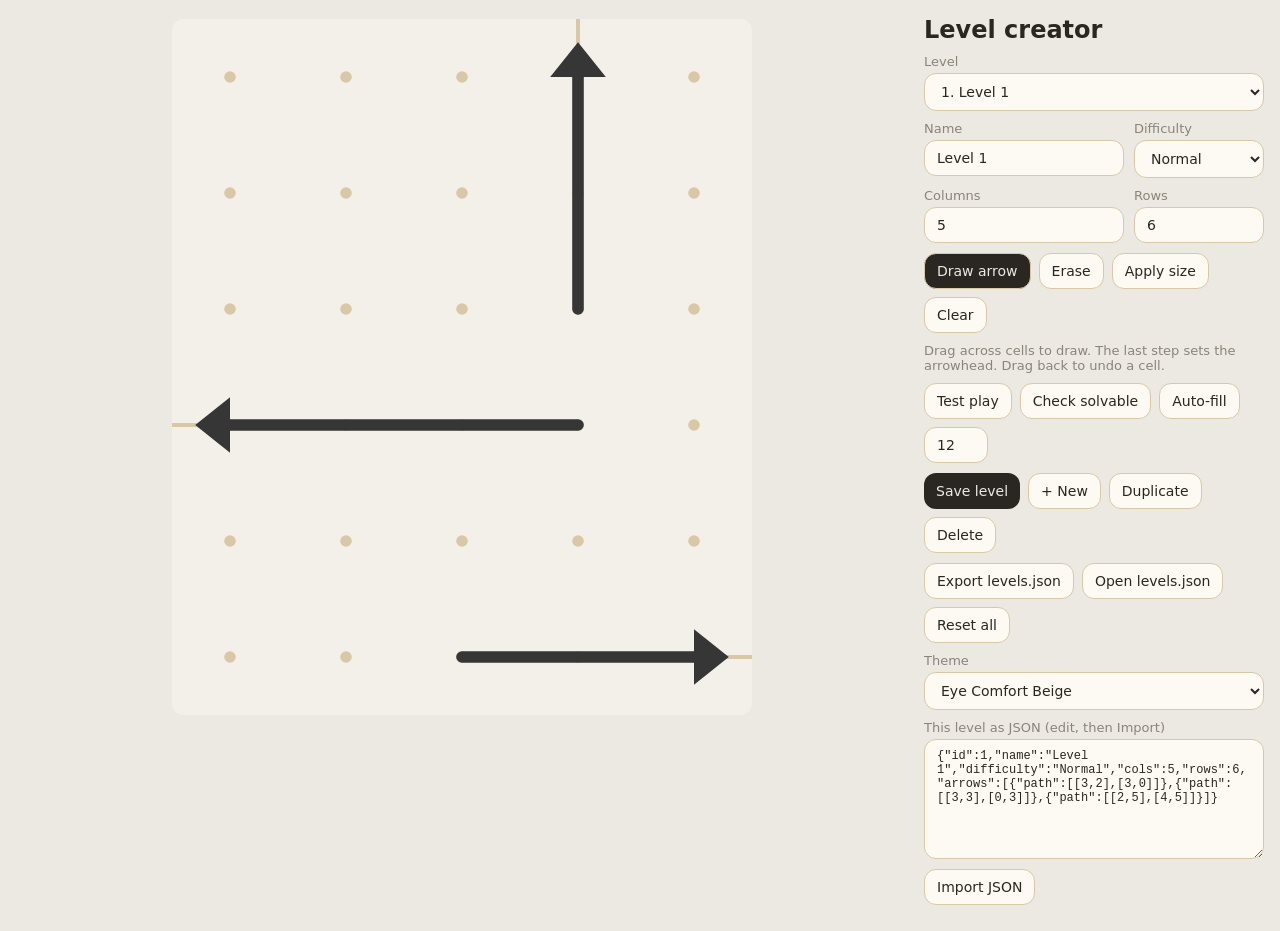
<file: claude_space/arrow_puzzle_bismillah_all/level_creator/index.html>
<!doctype html><html lang="en"><head><meta charset="utf-8"><meta name="viewport" content="width=device-width,initial-scale=1"><title>Arrow level creator</title>
<link rel="stylesheet" href="theme.css"><link rel="stylesheet" href="style.css"></head><body data-theme="beige">
<div id="wrap"><div id="stage"><canvas id="cv"></canvas></div>
<aside id="panel"><h2>Level creator</h2>
 <label>Level <select id="eLevel"></select></label>
 <div class="g2"><label>Name<input id="eName"></label><label>Difficulty<select id="eDiff"><option>Normal</option><option>Medium</option><option>Hard</option></select></label>
 <label>Columns<input id="eCols" type="number" min="3" max="30"></label><label>Rows<input id="eRows" type="number" min="3" max="30"></label></div>
 <div class="row"><button class="seg on" data-tool="draw">Draw arrow</button><button class="seg" data-tool="erase">Erase</button><button id="eSize">Apply size</button><button id="eClear">Clear</button></div>
 <p class="hint">Drag across cells to draw. The last step sets the arrowhead. Drag back to undo a cell.</p>
 <div class="row"><button id="eTest">Test play</button><button id="eCheck">Check solvable</button><button id="eGen">Auto-fill</button><input id="eCount" type="number" value="12" min="2" max="80"></div>
 <div class="row"><button class="primary" id="eSave">Save level</button><button id="eNew">+ New</button><button id="eDup">Duplicate</button><button id="eDel">Delete</button></div>
 <div class="row"><button id="eExport">Export levels.json</button><button id="eOpen">Open levels.json</button><button id="eReset">Reset all</button></div>
 <label>Theme <select id="eTheme"><option value="beige">Eye Comfort Beige</option><option value="dark">Dark Mode</option><option value="green">Pastel Green</option><option value="navy">Navy</option><option value="sunset">Sunset</option></select></label>
 <label>This level as JSON (edit, then Import)<textarea id="eJson" spellcheck="false"></textarea></label><div class="row"><button id="eImport">Import JSON</button></div><p id="status" class="hint"></p>
 <input type="file" id="eFile" accept=".json" hidden></aside></div>
<script src="levels.js"></script><script src="core.js"></script><script src="renderer.js"></script><script src="creator.js"></script></body></html>
</file>
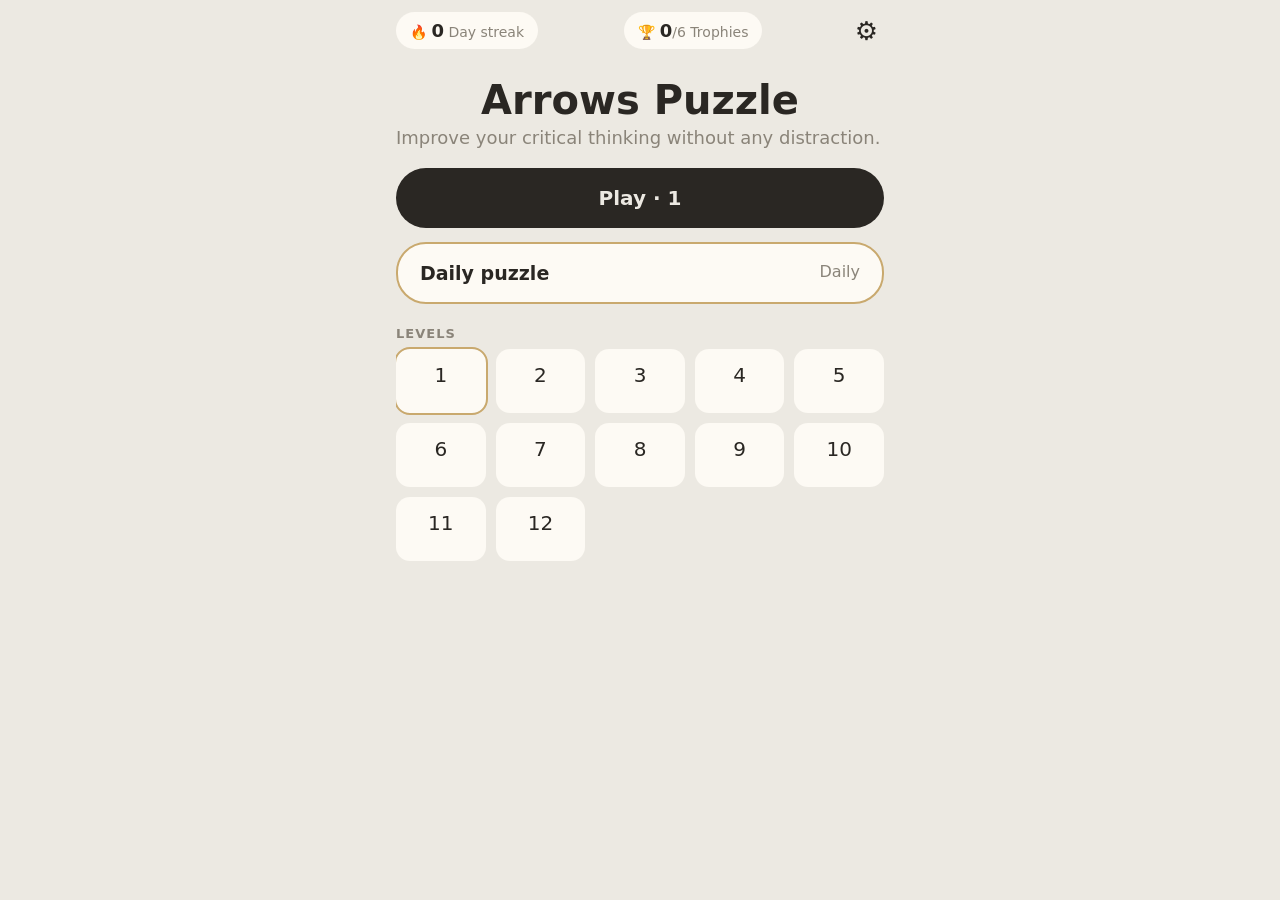
<file: claude_space/arrow_puzzle_bismillah_all/level_player/index.html>
<!doctype html><html lang="en"><head><meta charset="utf-8"><meta name="viewport" content="width=device-width,initial-scale=1,viewport-fit=cover"><title>Arrows Puzzle</title>
<link rel="stylesheet" href="theme.css"><link rel="stylesheet" href="style.css"></head><body data-theme="beige"><div id="app">
<section id="home" class="view">
 <header class="bar"><span class="pill">🔥 <b id="streak">0</b> Day streak</span><span class="pill">🏆 <b id="trophies">0</b>/6 Trophies</span><button class="icon" data-act="settings">⚙</button></header>
 <h1>Arrows Puzzle</h1><p class="sub">Improve your critical thinking without any distraction.</p>
 <button id="btnPlay" class="primary">Play</button><button id="btnDaily" class="outline"><b>Daily puzzle</b><span>Daily</span></button>
 <h3>Levels</h3><div id="grid"></div></section>
<section id="game" class="view hidden">
 <header class="bar"><button class="icon" id="btnBack">‹</button><b id="title"></b><button class="icon" data-act="settings">⚙</button></header>
 <div class="bar"><span class="pill dark">➤ <b id="left">0</b></span><span id="hearts"></span><span class="pill" id="diff"></span></div>
 <div id="stage"><canvas id="cv"></canvas></div>
 <footer class="tools"><button class="round" id="btnHint">💡<i id="hintN">1</i></button><button class="round" id="btnGrid">#</button></footer>
 <div id="msg" class="hidden"><div><h2 id="msgT"></h2><p id="msgP"></p><button class="primary" id="msgB"></button></div></div></section>
<aside id="settings" class="sheet hidden"><div>
 <div class="row"><h2>Settings</h2><button class="icon" id="sClose">✕</button></div>
 <label class="row">Sound<input type="checkbox" id="sSound"></label><label class="row">Haptics<input type="checkbox" id="sHaptics"></label><label class="row">RGB arrows<input type="checkbox" id="sRgb"></label>
 <label class="row">Theme<select id="sTheme"><option value="beige">Eye Comfort Beige</option><option value="dark">Dark Mode</option><option value="green">Pastel Green</option><option value="navy">Navy</option><option value="sunset">Sunset</option></select></label>
 <div class="row"><button id="sImport">Load levels.json</button><button id="sReset">Reset levels</button></div><input type="file" id="sFile" accept=".json" hidden>
</div></aside></div>
<script src="levels.js"></script><script src="core.js"></script><script src="renderer.js"></script><script src="player.js"></script></body></html>
</file>
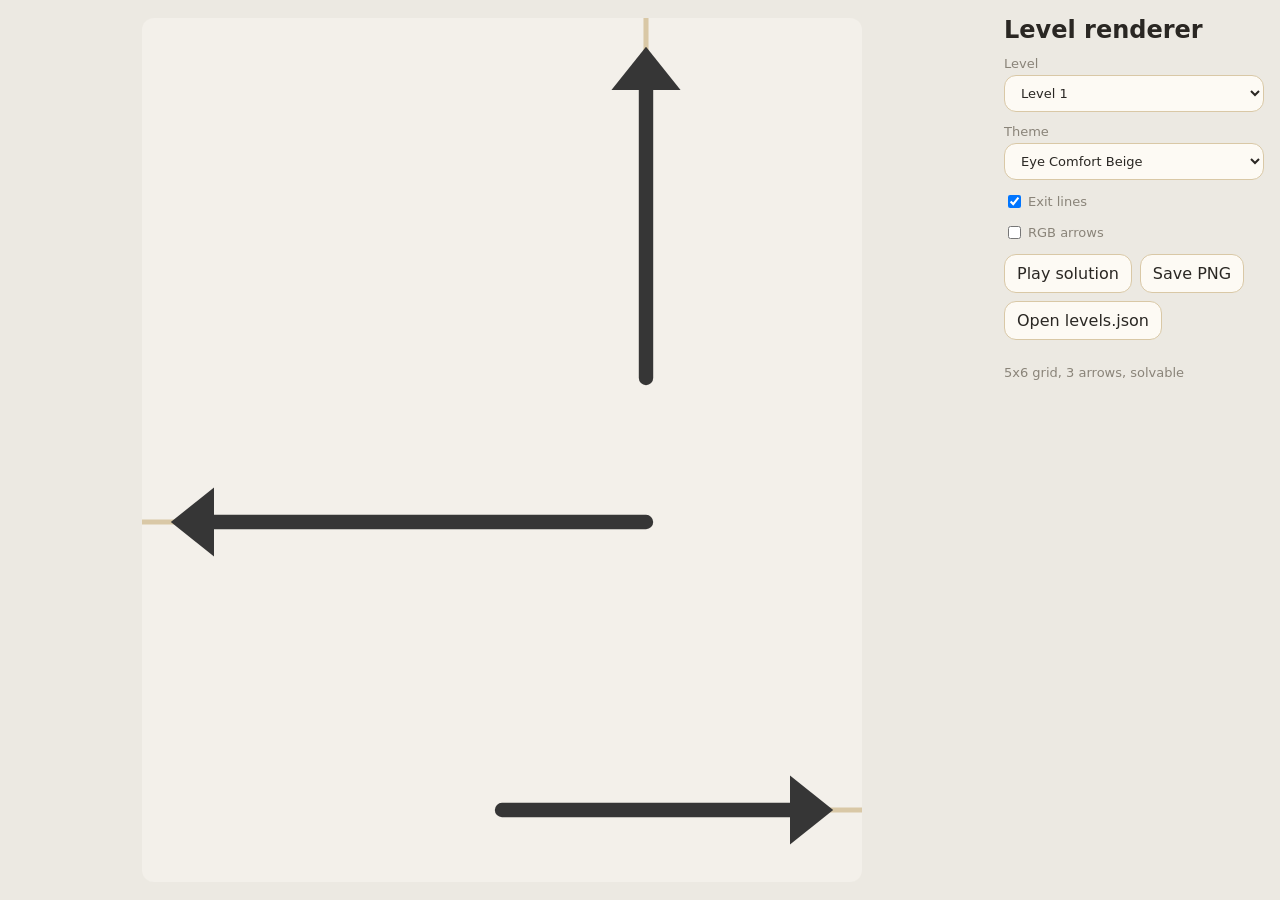
<file: claude_space/arrow_puzzle_bismillah_all/level_renderer/index.html>
<!doctype html><html lang="en"><head><meta charset="utf-8"><meta name="viewport" content="width=device-width,initial-scale=1"><title>Level renderer</title>
<link rel="stylesheet" href="theme.css"><link rel="stylesheet" href="style.css"></head><body data-theme="beige">
<div id="wrap"><div id="stage"><canvas id="cv"></canvas></div>
<div id="ctl"><h2>Level renderer</h2>
<label>Level <select id="lvl"></select></label><label>Theme <select id="theme"><option value="beige">Eye Comfort Beige</option><option value="dark">Dark Mode</option><option value="green">Pastel Green</option><option value="navy">Navy</option><option value="sunset">Sunset</option></select></label>
<label><input type="checkbox" id="grid" checked> Exit lines</label><label><input type="checkbox" id="rgb"> RGB arrows</label>
<div class="row"><button id="play">Play solution</button><button id="png">Save PNG</button><button id="open">Open levels.json</button></div>
<input type="file" id="file" accept=".json" hidden><p id="info"></p></div></div>
<script src="levels.js"></script><script src="core.js"></script><script src="renderer.js"></script><script src="viewer.js"></script></body></html>
</file>
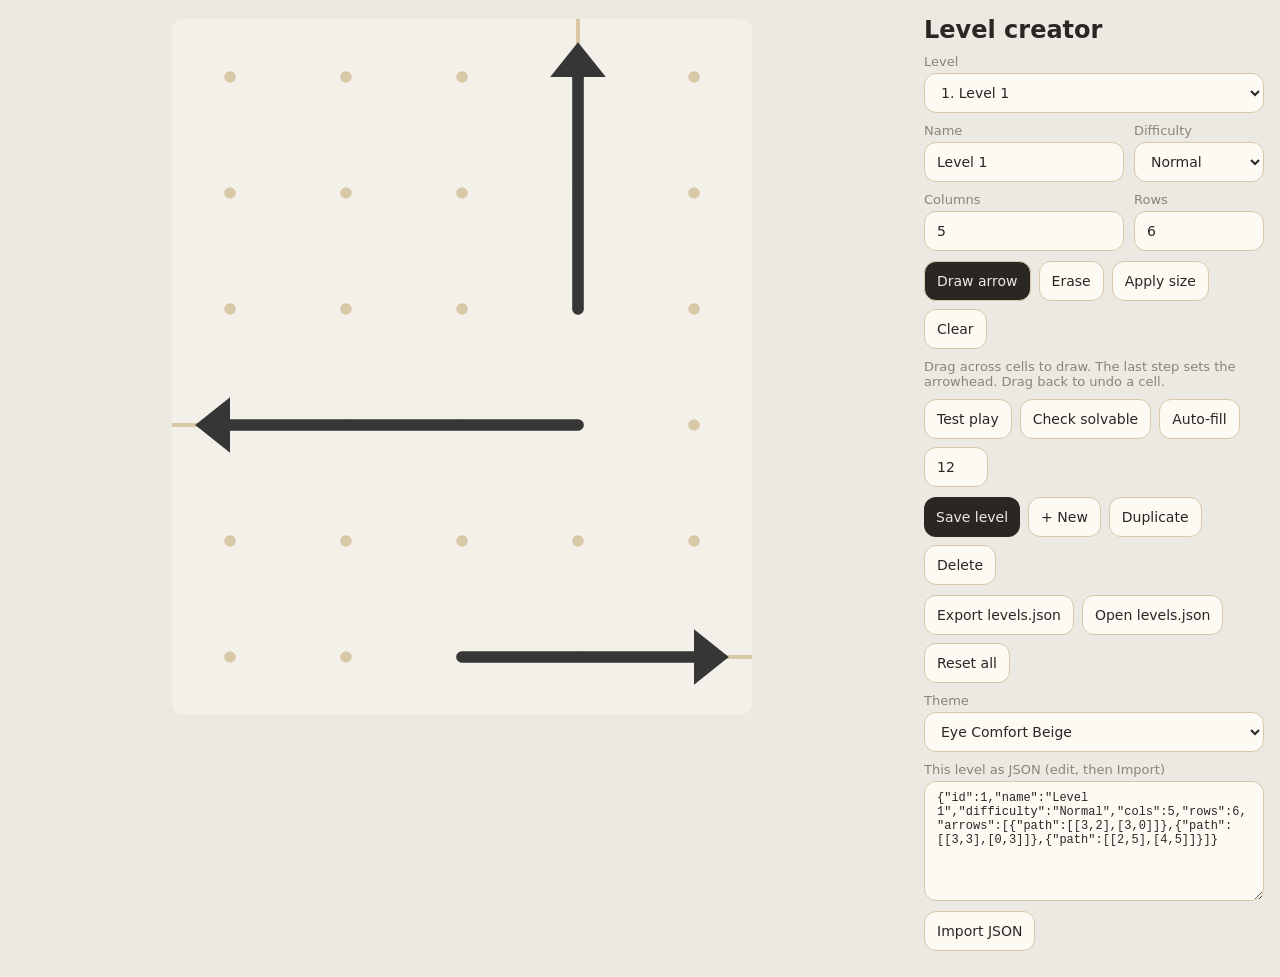
<file: versions/v2/arrow_puzzle_bismillah/level_creator/index.html>
<!doctype html><html lang="en"><head><meta charset="utf-8"><meta name="viewport" content="width=device-width,initial-scale=1"><meta name="theme-color" content="#ece9e2"><meta name="mobile-web-app-capable" content="yes"><meta name="apple-mobile-web-app-capable" content="yes"><title>Arrow level creator</title>
<link rel="stylesheet" href="theme.css"><link rel="stylesheet" href="style.css"></head><body data-theme="beige">
<div id="wrap"><div id="stage"><canvas id="cv"></canvas></div>
<aside id="panel"><h2>Level creator</h2>
 <label>Level <select id="eLevel"></select></label>
 <div class="g2"><label>Name<input id="eName"></label><label>Difficulty<select id="eDiff"><option>Normal</option><option>Medium</option><option>Hard</option></select></label>
 <label>Columns<input id="eCols" type="number" min="3" max="30"></label><label>Rows<input id="eRows" type="number" min="3" max="30"></label></div>
 <div class="row"><button class="seg on" data-tool="draw">Draw arrow</button><button class="seg" data-tool="erase">Erase</button><button id="eSize">Apply size</button><button id="eClear">Clear</button></div>
 <p class="hint">Drag across cells to draw. The last step sets the arrowhead. Drag back to undo a cell.</p>
 <div class="row"><button id="eTest">Test play</button><button id="eCheck">Check solvable</button><button id="eGen">Auto-fill</button><input id="eCount" type="number" value="12" min="2" max="80"></div>
 <div class="row"><button class="primary" id="eSave">Save level</button><button id="eNew">+ New</button><button id="eDup">Duplicate</button><button id="eDel">Delete</button></div>
 <div class="row"><button id="eExport">Export levels.json</button><button id="eOpen">Open levels.json</button><button id="eReset">Reset all</button></div>
 <label>Theme <select id="eTheme"><option value="beige">Eye Comfort Beige</option><option value="dark">Dark Mode</option><option value="green">Pastel Green</option><option value="navy">Navy</option><option value="sunset">Sunset</option></select></label>
 <label>This level as JSON (edit, then Import)<textarea id="eJson" spellcheck="false"></textarea></label><div class="row"><button id="eImport">Import JSON</button></div><p id="status" class="hint"></p>
 <input type="file" id="eFile" accept=".json" hidden></aside></div>
<script src="levels.js"></script><script src="core.js"></script><script src="renderer.js"></script><script src="creator.js"></script></body></html>
</file>
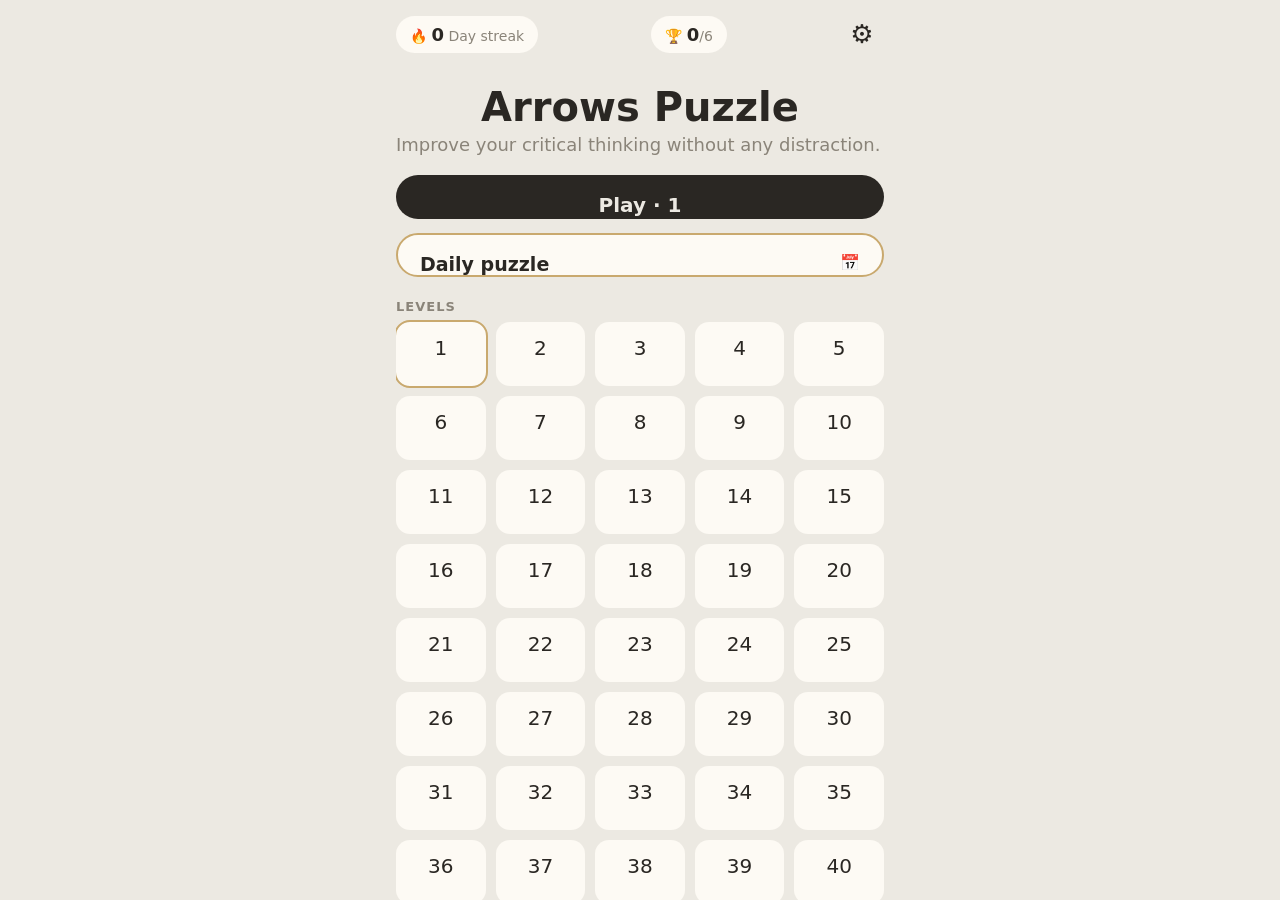
<file: versions/v2/arrow_puzzle_bismillah/level_player/index.html>
<!doctype html><html lang="en"><head><meta charset="utf-8"><meta name="viewport" content="width=device-width,initial-scale=1,viewport-fit=cover"><meta name="theme-color" content="#ece9e2"><meta name="mobile-web-app-capable" content="yes"><meta name="apple-mobile-web-app-capable" content="yes"><title>Arrows Puzzle</title>
<link rel="stylesheet" href="theme.css"><link rel="stylesheet" href="style.css"></head><body data-theme="beige"><div id="app">
<section id="home" class="view">
 <header class="bar"><span class="pill">🔥 <b id="streak">0</b> <span data-i="streak"></span></span><span class="pill">🏆 <b id="trophies">0</b>/6</span><button class="icon" data-act="settings">⚙</button></header>
 <h1>Arrows Puzzle</h1><p class="sub" data-i="tagline"></p>
 <button id="btnPlay" class="primary">Play</button><button id="btnDaily" class="outline"><b data-i="daily"></b><span>📅</span></button>
 <h3 data-i="levels"></h3><div id="grid"></div></section>
<section id="game" class="view hidden">
 <header class="bar"><button class="icon" id="btnBack">‹</button><b id="title"></b><button class="icon" data-act="settings">⚙</button></header>
 <div class="bar"><span class="pill dark">➤ <b id="left">0</b></span><span id="hearts"></span><span class="pill" id="diff"></span></div>
 <div id="stage"><canvas id="cv"></canvas></div>
 <footer class="tools"><button class="round" id="btnHint">💡<i id="hintN">1</i></button><button class="round" id="btnGrid">#</button></footer>
 <div id="msg" class="hidden"><div><h2 id="msgT"></h2><p id="msgP"></p><button class="primary" id="msgB"></button></div></div></section>
<aside id="settings" class="sheet hidden"><div>
 <div class="row"><h2 data-i="settings"></h2><button class="icon" id="sClose">✕</button></div>
 <label class="row"><span data-i="sound"></span><input type="checkbox" id="sSound"></label>
 <div class="row"><select id="sPack"><option value="chime">Chime</option><option value="wood">Wood (tasbih)</option><option value="water">Water drop</option></select><input type="range" id="sSfxVol" min="0" max="1" step=".05"></div>
 <label class="row"><span data-i="music"></span><select id="sMusic"></select></label>
 <div class="row"><span data-i="volume"></span><input type="range" id="sMusVol" min="0" max=".8" step=".02"></div><p class="hint" data-i="audioHint"></p>
 <label class="row"><span data-i="haptics"></span><input type="checkbox" id="sHaptics"></label>
 <label class="row"><span data-i="rgb"></span><input type="checkbox" id="sRgb"></label>
 <label class="row"><span data-i="theme"></span><select id="sTheme"><option value="beige">Eye Comfort Beige</option><option value="dark">Dark Mode</option><option value="green">Pastel Green</option><option value="navy">Navy</option><option value="sunset">Sunset</option></select></label>
 <label class="row"><span data-i="language"></span><select id="sLang"></select></label>
 <div class="row"><button id="sImport" data-i="loadLevels"></button><button id="sReset" data-i="reset"></button></div><input type="file" id="sFile" accept=".json" hidden>
</div></aside></div>
<script src="levels.js"></script><script src="core.js"></script><script src="renderer.js"></script><script src="i18n.js"></script><script src="audio/tracks.js"></script><script src="audio.js"></script><script src="player.js"></script></body></html>
</file>
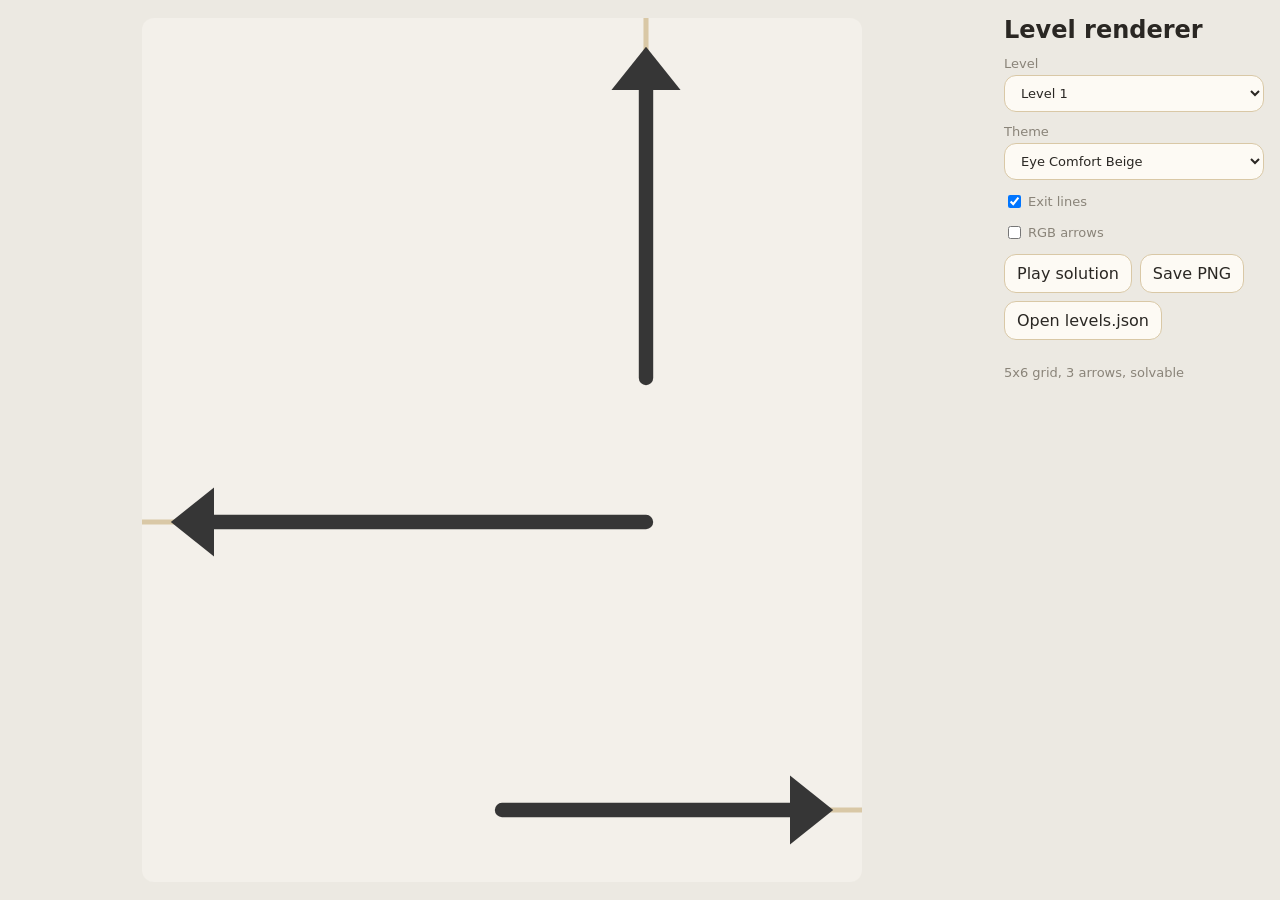
<file: versions/v2/arrow_puzzle_bismillah/level_renderer/index.html>
<!doctype html><html lang="en"><head><meta charset="utf-8"><meta name="viewport" content="width=device-width,initial-scale=1"><meta name="theme-color" content="#ece9e2"><meta name="mobile-web-app-capable" content="yes"><meta name="apple-mobile-web-app-capable" content="yes"><title>Level renderer</title>
<link rel="stylesheet" href="theme.css"><link rel="stylesheet" href="style.css"></head><body data-theme="beige">
<div id="wrap"><div id="stage"><canvas id="cv"></canvas></div>
<div id="ctl"><h2>Level renderer</h2>
<label>Level <select id="lvl"></select></label><label>Theme <select id="theme"><option value="beige">Eye Comfort Beige</option><option value="dark">Dark Mode</option><option value="green">Pastel Green</option><option value="navy">Navy</option><option value="sunset">Sunset</option></select></label>
<label><input type="checkbox" id="grid" checked> Exit lines</label><label><input type="checkbox" id="rgb"> RGB arrows</label>
<div class="row"><button id="play">Play solution</button><button id="png">Save PNG</button><button id="open">Open levels.json</button></div>
<input type="file" id="file" accept=".json" hidden><p id="info"></p></div></div>
<script src="levels.js"></script><script src="core.js"></script><script src="renderer.js"></script><script src="viewer.js"></script></body></html>
</file>
<file: claude_space/arrow_puzzle_bismillah_all/level_creator/theme.css>
:root{--bg:#ece9e2;--card:#fdfaf4;--board:#f3f0ea;--ink:#2a2723;--mute:#8a8479;--gold:#c9a96e;--ray:#d9c8a6;--arrow:#363636;--heart:#4f94d8;--bad:#d9534f;--hint:#2196f3}
[data-theme=dark]{--bg:#17181b;--card:#24262b;--board:#1e2024;--ink:#eee;--mute:#999;--gold:#d8b46a;--ray:#4a4538;--arrow:#e6e6e6}
[data-theme=green]{--bg:#e4eee1;--card:#f5faf3;--board:#edf5ea;--ink:#25332a;--mute:#6f8a76;--gold:#7fae87;--ray:#bcd6bf;--arrow:#2f4a38}
[data-theme=navy]{--bg:#0f1b33;--card:#1a2a4a;--board:#14233f;--ink:#e8eefb;--mute:#8fa3c9;--gold:#e0b45c;--ray:#3a4d78;--arrow:#dbe5ff}
[data-theme=sunset]{--bg:#fbe3d3;--card:#fff3ea;--board:#fdeadd;--ink:#4a2a2a;--mute:#a07468;--gold:#e0725a;--ray:#f0c3ae;--arrow:#5b2e3a}
*{box-sizing:border-box;-webkit-tap-highlight-color:transparent}
html,body{margin:0;height:100%;background:var(--bg);color:var(--ink);font-family:Roboto,system-ui,sans-serif}
</file>
<file: claude_space/arrow_puzzle_bismillah_all/level_creator/style.css>
*{box-sizing:border-box}body{margin:0;background:var(--bg);color:var(--ink);font-family:Roboto,system-ui,sans-serif}
#wrap{display:flex;flex-wrap:wrap;gap:16px;padding:16px;min-height:100vh}#stage{flex:1 1 380px;height:78vh;min-height:320px;display:flex;align-items:center;justify-content:center;position:sticky;top:16px}
#cv{background:var(--board);border-radius:12px;touch-action:none}#panel{flex:0 0 340px;display:flex;flex-direction:column;gap:10px}h2{margin:0}
label{display:flex;flex-direction:column;gap:4px;font-size:13px;color:var(--mute)}.g2{display:grid;grid-template-columns:1fr 1fr;gap:10px}.row{display:flex;gap:8px;flex-wrap:wrap}
select,button,input,textarea{font:inherit;font-size:14px;padding:9px 12px;border-radius:12px;border:1px solid var(--ray);background:var(--card);color:var(--ink)}button{cursor:pointer}#eCount{width:64px}
.primary{background:var(--ink);color:var(--bg);border:0}.seg.on{background:var(--ink);color:var(--bg)}textarea{height:120px;font:12px ui-monospace,monospace;width:100%}.hint{font-size:13px;color:var(--mute);margin:0}
</file>
<file: claude_space/arrow_puzzle_bismillah_all/level_player/theme.css>
:root{--bg:#ece9e2;--card:#fdfaf4;--board:#f3f0ea;--ink:#2a2723;--mute:#8a8479;--gold:#c9a96e;--ray:#d9c8a6;--arrow:#363636;--heart:#4f94d8;--bad:#d9534f;--hint:#2196f3}
[data-theme=dark]{--bg:#17181b;--card:#24262b;--board:#1e2024;--ink:#eee;--mute:#999;--gold:#d8b46a;--ray:#4a4538;--arrow:#e6e6e6}
[data-theme=green]{--bg:#e4eee1;--card:#f5faf3;--board:#edf5ea;--ink:#25332a;--mute:#6f8a76;--gold:#7fae87;--ray:#bcd6bf;--arrow:#2f4a38}
[data-theme=navy]{--bg:#0f1b33;--card:#1a2a4a;--board:#14233f;--ink:#e8eefb;--mute:#8fa3c9;--gold:#e0b45c;--ray:#3a4d78;--arrow:#dbe5ff}
[data-theme=sunset]{--bg:#fbe3d3;--card:#fff3ea;--board:#fdeadd;--ink:#4a2a2a;--mute:#a07468;--gold:#e0725a;--ray:#f0c3ae;--arrow:#5b2e3a}
*{box-sizing:border-box;-webkit-tap-highlight-color:transparent}
html,body{margin:0;height:100%;background:var(--bg);color:var(--ink);font-family:Roboto,system-ui,sans-serif}
</file>
<file: claude_space/arrow_puzzle_bismillah_all/level_player/style.css>
#app{max-width:520px;margin:0 auto;height:100%;padding:env(safe-area-inset-top) 16px env(safe-area-inset-bottom);position:relative}
.view{height:100%;display:flex;flex-direction:column;overflow:auto;padding-bottom:12px}
.hidden{display:none!important}
.bar{display:flex;align-items:center;justify-content:space-between;gap:8px;padding:12px 0}
.pill{background:var(--card);border-radius:20px;padding:8px 14px;font-size:14px;color:var(--mute)}.pill b{color:var(--ink);font-size:18px}
.pill.dark{background:var(--ink);color:var(--bg);font-weight:700}.pill.dark b{color:var(--bg)}
.icon{background:none;border:0;font-size:26px;color:var(--ink);cursor:pointer}
h1{text-align:center;font-size:40px;margin:16px 0 4px}.sub{color:var(--mute);font-size:18px;margin:0 0 20px}
h3{color:var(--mute);font-size:13px;letter-spacing:.08em;margin:22px 0 8px;text-transform:uppercase}
button{font:inherit;cursor:pointer}
.primary{background:var(--ink);color:var(--bg);border:0;border-radius:40px;padding:18px;font-size:20px;font-weight:700;width:100%}
.outline{width:100%;margin-top:14px;display:flex;justify-content:space-between;background:var(--card);border:2px solid var(--gold);border-radius:30px;padding:18px 22px;font-size:19px;color:var(--ink)}.outline span{color:var(--mute);font-size:16px}
#grid{display:grid;grid-template-columns:repeat(5,1fr);gap:10px}
.lv{background:var(--card);border:0;border-radius:14px;padding:14px 0;font-size:20px;color:var(--ink);font-weight:500}
.lv small{display:block;color:var(--gold);font-size:10px;letter-spacing:2px;min-height:12px}
.lv.cur{outline:2px solid var(--gold)}
#hearts{font-size:26px;color:var(--heart);letter-spacing:4px}#hearts .lost{opacity:.2}
#stage{flex:1;display:flex;align-items:center;justify-content:center;min-height:0}
#cv{background:var(--board);border-radius:12px;touch-action:none;max-width:100%}
.tools{display:flex;justify-content:center;gap:50px;padding:14px 0}
.round{position:relative;width:58px;height:58px;border-radius:50%;background:var(--card);border:2px solid var(--gold);font-size:22px;color:var(--ink)}
.round i{position:absolute;top:-4px;right:-4px;background:var(--gold);color:#fff;font:700 12px sans-serif;border-radius:50%;width:20px;height:20px;display:grid;place-items:center}
.sheet{position:fixed;inset:0;background:#0006;z-index:10;display:flex;align-items:flex-end;justify-content:center}
.sheet>div{background:var(--card);width:100%;max-width:520px;max-height:88%;overflow:auto;border-radius:26px 26px 0 0;padding:18px 20px calc(18px + env(safe-area-inset-bottom))}
.row{display:flex;align-items:center;justify-content:space-between;gap:8px;padding:10px 0;font-size:18px}.row.wrap{flex-wrap:wrap;justify-content:flex-start}
.sheet h2{margin:0}.sheet button:not(.icon),.sheet select,.sheet input:not([type=checkbox]),textarea{font:inherit;font-size:15px;padding:9px 12px;border-radius:12px;border:1px solid var(--ray);background:var(--bg);color:var(--ink)}
.sheet .primary{width:auto;font-size:15px;background:var(--ink);color:var(--bg)}
.seg.on{background:var(--ink)!important;color:var(--bg)!important}
.grid2{display:grid;grid-template-columns:1fr 1fr;gap:10px}.grid2 label{display:flex;flex-direction:column;font-size:13px;color:var(--mute);gap:4px}
textarea{width:100%;height:130px;font-family:ui-monospace,monospace;font-size:12px!important;margin-top:8px}.hint{font-size:13px;color:var(--mute);margin:4px 0}
input[type=checkbox]{width:44px;height:24px;accent-color:var(--gold)}
@media(prefers-reduced-motion:reduce){*{transition:none!important}}
#msg{position:absolute;inset:0;background:#0007;display:grid;place-items:center;z-index:5}#msg>div{background:var(--card);border-radius:24px;padding:28px;text-align:center;width:80%}
</file>
<file: claude_space/arrow_puzzle_bismillah_all/level_renderer/theme.css>
:root{--bg:#ece9e2;--card:#fdfaf4;--board:#f3f0ea;--ink:#2a2723;--mute:#8a8479;--gold:#c9a96e;--ray:#d9c8a6;--arrow:#363636;--heart:#4f94d8;--bad:#d9534f;--hint:#2196f3}
[data-theme=dark]{--bg:#17181b;--card:#24262b;--board:#1e2024;--ink:#eee;--mute:#999;--gold:#d8b46a;--ray:#4a4538;--arrow:#e6e6e6}
[data-theme=green]{--bg:#e4eee1;--card:#f5faf3;--board:#edf5ea;--ink:#25332a;--mute:#6f8a76;--gold:#7fae87;--ray:#bcd6bf;--arrow:#2f4a38}
[data-theme=navy]{--bg:#0f1b33;--card:#1a2a4a;--board:#14233f;--ink:#e8eefb;--mute:#8fa3c9;--gold:#e0b45c;--ray:#3a4d78;--arrow:#dbe5ff}
[data-theme=sunset]{--bg:#fbe3d3;--card:#fff3ea;--board:#fdeadd;--ink:#4a2a2a;--mute:#a07468;--gold:#e0725a;--ray:#f0c3ae;--arrow:#5b2e3a}
*{box-sizing:border-box;-webkit-tap-highlight-color:transparent}
html,body{margin:0;height:100%;background:var(--bg);color:var(--ink);font-family:Roboto,system-ui,sans-serif}
</file>
<file: claude_space/arrow_puzzle_bismillah_all/level_renderer/style.css>
*{box-sizing:border-box}body{margin:0;background:var(--bg);color:var(--ink);font-family:Roboto,system-ui,sans-serif}
#wrap{display:flex;flex-wrap:wrap;gap:16px;padding:16px;height:100vh}#stage{flex:1 1 360px;min-height:320px;display:flex;align-items:center;justify-content:center}
#cv{background:var(--board);border-radius:12px}#ctl{flex:0 0 260px;display:flex;flex-direction:column;gap:12px}h2{margin:0}label{display:flex;flex-direction:column;gap:4px;font-size:13px;color:var(--mute)}label:has(input[type=checkbox]){flex-direction:row;align-items:center}
select,button{font:inherit;padding:9px 12px;border-radius:12px;border:1px solid var(--ray);background:var(--card);color:var(--ink);cursor:pointer}.row{display:flex;gap:8px;flex-wrap:wrap}#info{font-size:13px;color:var(--mute)}
</file>
<file: versions/v2/arrow_puzzle_bismillah/level_creator/theme.css>
:root{--bg:#ece9e2;--card:#fdfaf4;--board:#f3f0ea;--ink:#2a2723;--mute:#8a8479;--gold:#c9a96e;--ray:#d9c8a6;--arrow:#363636;--heart:#4f94d8;--bad:#d9534f;--hint:#2196f3}
[data-theme=dark]{--bg:#17181b;--card:#24262b;--board:#1e2024;--ink:#eee;--mute:#999;--gold:#d8b46a;--ray:#4a4538;--arrow:#e6e6e6}
[data-theme=green]{--bg:#e4eee1;--card:#f5faf3;--board:#edf5ea;--ink:#25332a;--mute:#6f8a76;--gold:#7fae87;--ray:#bcd6bf;--arrow:#2f4a38}
[data-theme=navy]{--bg:#0f1b33;--card:#1a2a4a;--board:#14233f;--ink:#e8eefb;--mute:#8fa3c9;--gold:#e0b45c;--ray:#3a4d78;--arrow:#dbe5ff}
[data-theme=sunset]{--bg:#fbe3d3;--card:#fff3ea;--board:#fdeadd;--ink:#4a2a2a;--mute:#a07468;--gold:#e0725a;--ray:#f0c3ae;--arrow:#5b2e3a}
*{box-sizing:border-box;-webkit-tap-highlight-color:transparent}
html,body{margin:0;height:100%;background:var(--bg);color:var(--ink);font-family:Roboto,system-ui,sans-serif}
</file>
<file: versions/v2/arrow_puzzle_bismillah/level_creator/style.css>
*{box-sizing:border-box}body{margin:0;background:var(--bg);color:var(--ink);font-family:Roboto,system-ui,sans-serif}
#wrap{display:flex;flex-wrap:wrap;gap:16px;padding:16px;min-height:100vh}#stage{flex:1 1 380px;height:78vh;min-height:320px;display:flex;align-items:center;justify-content:center;position:sticky;top:16px}
#cv{background:var(--board);border-radius:12px;touch-action:none}#panel{flex:0 0 340px;display:flex;flex-direction:column;gap:10px}h2{margin:0}
label{display:flex;flex-direction:column;gap:4px;font-size:13px;color:var(--mute)}.g2{display:grid;grid-template-columns:1fr 1fr;gap:10px}.row{display:flex;gap:8px;flex-wrap:wrap}
select,button,input,textarea{font:inherit;font-size:14px;padding:9px 12px;border-radius:12px;border:1px solid var(--ray);background:var(--card);color:var(--ink)}button{cursor:pointer}#eCount{width:64px}
.primary{background:var(--ink);color:var(--bg);border:0}.seg.on{background:var(--ink);color:var(--bg)}textarea{height:120px;font:12px ui-monospace,monospace;width:100%}.hint{font-size:13px;color:var(--mute);margin:0}

html,body{overscroll-behavior-x:none;touch-action:manipulation}#stage{overflow:hidden}#cv{display:block}button,select,input{min-height:40px}
@media(max-width:800px){#wrap{flex-direction:column;flex-wrap:nowrap;padding:8px max(8px,env(safe-area-inset-right)) 24px max(8px,env(safe-area-inset-left));gap:8px}
 #stage{flex:none;width:100%;height:50dvh;min-height:240px;position:sticky;top:0;z-index:3;background:var(--bg);padding-top:env(safe-area-inset-top)}
 #panel{flex:none;width:100%}.row button{flex:1 1 auto}.g2{gap:8px}textarea{height:100px}}
</file>
<file: versions/v2/arrow_puzzle_bismillah/level_player/theme.css>
:root{--bg:#ece9e2;--card:#fdfaf4;--board:#f3f0ea;--ink:#2a2723;--mute:#8a8479;--gold:#c9a96e;--ray:#d9c8a6;--arrow:#363636;--heart:#4f94d8;--bad:#d9534f;--hint:#2196f3}
[data-theme=dark]{--bg:#17181b;--card:#24262b;--board:#1e2024;--ink:#eee;--mute:#999;--gold:#d8b46a;--ray:#4a4538;--arrow:#e6e6e6}
[data-theme=green]{--bg:#e4eee1;--card:#f5faf3;--board:#edf5ea;--ink:#25332a;--mute:#6f8a76;--gold:#7fae87;--ray:#bcd6bf;--arrow:#2f4a38}
[data-theme=navy]{--bg:#0f1b33;--card:#1a2a4a;--board:#14233f;--ink:#e8eefb;--mute:#8fa3c9;--gold:#e0b45c;--ray:#3a4d78;--arrow:#dbe5ff}
[data-theme=sunset]{--bg:#fbe3d3;--card:#fff3ea;--board:#fdeadd;--ink:#4a2a2a;--mute:#a07468;--gold:#e0725a;--ray:#f0c3ae;--arrow:#5b2e3a}
*{box-sizing:border-box;-webkit-tap-highlight-color:transparent}
html,body{margin:0;height:100%;background:var(--bg);color:var(--ink);font-family:Roboto,system-ui,sans-serif}
</file>
<file: versions/v2/arrow_puzzle_bismillah/level_player/style.css>
#app{max-width:520px;margin:0 auto;height:100dvh;padding:env(safe-area-inset-top) max(16px,env(safe-area-inset-right)) env(safe-area-inset-bottom) max(16px,env(safe-area-inset-left));position:relative}
.view{height:100%;display:flex;flex-direction:column;overflow:auto;padding-bottom:12px}
.hidden{display:none!important}
.bar{display:flex;align-items:center;justify-content:space-between;gap:8px;padding:12px 0}
.pill{background:var(--card);border-radius:20px;padding:8px 14px;font-size:14px;color:var(--mute)}.pill b{color:var(--ink);font-size:18px}
.pill.dark{background:var(--ink);color:var(--bg);font-weight:700}.pill.dark b{color:var(--bg)}
.icon{background:none;border:0;font-size:26px;color:var(--ink);cursor:pointer}
h1{text-align:center;font-size:40px;margin:16px 0 4px}.sub{color:var(--mute);font-size:18px;margin:0 0 20px}
h3{color:var(--mute);font-size:13px;letter-spacing:.08em;margin:22px 0 8px;text-transform:uppercase}
button{font:inherit;cursor:pointer}
.primary{background:var(--ink);color:var(--bg);border:0;border-radius:40px;padding:18px;font-size:20px;font-weight:700;width:100%}
.outline{width:100%;margin-top:14px;display:flex;justify-content:space-between;background:var(--card);border:2px solid var(--gold);border-radius:30px;padding:18px 22px;font-size:19px;color:var(--ink)}.outline span{color:var(--mute);font-size:16px}
#grid{display:grid;grid-template-columns:repeat(5,1fr);gap:10px}
.lv{background:var(--card);border:0;border-radius:14px;padding:14px 0;font-size:20px;color:var(--ink);font-weight:500}
.lv small{display:block;color:var(--gold);font-size:10px;letter-spacing:2px;min-height:12px}
.lv.cur{outline:2px solid var(--gold)}
#hearts{font-size:26px;color:var(--heart);letter-spacing:4px}#hearts .lost{opacity:.2}
#stage{flex:1;display:flex;align-items:center;justify-content:center;min-height:0}
#cv{background:var(--board);border-radius:12px;touch-action:none;max-width:100%}
.tools{display:flex;justify-content:center;gap:50px;padding:14px 0}
.round{position:relative;width:58px;height:58px;border-radius:50%;background:var(--card);border:2px solid var(--gold);font-size:22px;color:var(--ink)}
.round i{position:absolute;top:-4px;right:-4px;background:var(--gold);color:#fff;font:700 12px sans-serif;border-radius:50%;width:20px;height:20px;display:grid;place-items:center}
.sheet{position:fixed;inset:0;background:#0006;z-index:10;display:flex;align-items:flex-end;justify-content:center}
.sheet>div{background:var(--card);width:100%;max-width:520px;max-height:88%;overflow:auto;border-radius:26px 26px 0 0;padding:18px 20px calc(18px + env(safe-area-inset-bottom))}
.row{display:flex;align-items:center;justify-content:space-between;gap:8px;padding:10px 0;font-size:18px}.row.wrap{flex-wrap:wrap;justify-content:flex-start}
.sheet h2{margin:0}.sheet button:not(.icon),.sheet select,.sheet input:not([type=checkbox]),textarea{font:inherit;font-size:15px;padding:9px 12px;border-radius:12px;border:1px solid var(--ray);background:var(--bg);color:var(--ink)}
.sheet .primary{width:auto;font-size:15px;background:var(--ink);color:var(--bg)}
.seg.on{background:var(--ink)!important;color:var(--bg)!important}
.grid2{display:grid;grid-template-columns:1fr 1fr;gap:10px}.grid2 label{display:flex;flex-direction:column;font-size:13px;color:var(--mute);gap:4px}
textarea{width:100%;height:130px;font-family:ui-monospace,monospace;font-size:12px!important;margin-top:8px}.hint{font-size:13px;color:var(--mute);margin:4px 0}
input[type=checkbox]{width:44px;height:24px;accent-color:var(--gold)}
@media(prefers-reduced-motion:reduce){*{transition:none!important}}
#msg{position:absolute;inset:0;background:#0007;display:grid;place-items:center;z-index:5}#msg>div{background:var(--card);border-radius:24px;padding:28px;text-align:center;width:80%}
[dir=rtl] #btnBack{transform:scaleX(-1)}.sheet .row>span{flex:1}#sMusic,#sLang,#sPack{max-width:58%}.sheet input[type=range]{padding:0;accent-color:var(--gold);flex:1}.hint{font-size:12px;color:var(--mute);margin:0}
.pill.dark{letter-spacing:.02em}#diff{letter-spacing:2px;font-size:12px}.lv.cur{scroll-margin:80px}

html,body{height:100%;overflow:hidden;overscroll-behavior:none;touch-action:manipulation;-webkit-user-select:none;user-select:none;-webkit-touch-callout:none}
#stage{overflow:hidden;position:relative}#cv{touch-action:none;display:block}.sheet>div{max-height:88dvh}
.icon,.lv,.round,button{min-height:44px}.icon{min-width:44px}
@media(max-width:400px){h1{font-size:32px;margin:8px 0 2px}.sub{font-size:16px;margin-bottom:14px}.primary{padding:15px;font-size:18px}.outline{padding:15px 18px;font-size:17px}#grid{gap:8px}.lv{font-size:18px;padding:10px 0}.pill{padding:7px 11px;font-size:13px}.pill b{font-size:16px}}
@media(max-height:640px) and (orientation:portrait){h1{margin:4px 0}.sub{display:none}.tools{padding:8px 0}.round{width:52px;height:52px}.bar{padding:6px 0}}
@media(orientation:landscape) and (max-height:520px){#app{max-width:none}
 #game:not(.hidden){display:grid;grid-template-columns:1fr 76px;grid-template-rows:auto auto 1fr;column-gap:12px;padding-bottom:6px}
 #game>.bar{grid-column:1/3;padding:4px 0}#game>#stage{grid-column:1;grid-row:3}#game>.tools{grid-column:2;grid-row:3;flex-direction:column;justify-content:center;gap:18px;padding:0}.round{width:54px;height:54px}
 #home h1{font-size:26px;margin:2px 0}#home .sub{display:none}#grid{grid-template-columns:repeat(10,1fr)}}
@media(min-width:900px){#grid{grid-template-columns:repeat(5,1fr)}}
</file>
<file: versions/v2/arrow_puzzle_bismillah/level_renderer/theme.css>
:root{--bg:#ece9e2;--card:#fdfaf4;--board:#f3f0ea;--ink:#2a2723;--mute:#8a8479;--gold:#c9a96e;--ray:#d9c8a6;--arrow:#363636;--heart:#4f94d8;--bad:#d9534f;--hint:#2196f3}
[data-theme=dark]{--bg:#17181b;--card:#24262b;--board:#1e2024;--ink:#eee;--mute:#999;--gold:#d8b46a;--ray:#4a4538;--arrow:#e6e6e6}
[data-theme=green]{--bg:#e4eee1;--card:#f5faf3;--board:#edf5ea;--ink:#25332a;--mute:#6f8a76;--gold:#7fae87;--ray:#bcd6bf;--arrow:#2f4a38}
[data-theme=navy]{--bg:#0f1b33;--card:#1a2a4a;--board:#14233f;--ink:#e8eefb;--mute:#8fa3c9;--gold:#e0b45c;--ray:#3a4d78;--arrow:#dbe5ff}
[data-theme=sunset]{--bg:#fbe3d3;--card:#fff3ea;--board:#fdeadd;--ink:#4a2a2a;--mute:#a07468;--gold:#e0725a;--ray:#f0c3ae;--arrow:#5b2e3a}
*{box-sizing:border-box;-webkit-tap-highlight-color:transparent}
html,body{margin:0;height:100%;background:var(--bg);color:var(--ink);font-family:Roboto,system-ui,sans-serif}
</file>
<file: versions/v2/arrow_puzzle_bismillah/level_renderer/style.css>
*{box-sizing:border-box}body{margin:0;background:var(--bg);color:var(--ink);font-family:Roboto,system-ui,sans-serif}
#wrap{display:flex;flex-wrap:wrap;gap:16px;padding:16px;height:100vh}#stage{flex:1 1 360px;min-height:320px;display:flex;align-items:center;justify-content:center}
#cv{background:var(--board);border-radius:12px}#ctl{flex:0 0 260px;display:flex;flex-direction:column;gap:12px}h2{margin:0}label{display:flex;flex-direction:column;gap:4px;font-size:13px;color:var(--mute)}label:has(input[type=checkbox]){flex-direction:row;align-items:center}
select,button{font:inherit;padding:9px 12px;border-radius:12px;border:1px solid var(--ray);background:var(--card);color:var(--ink);cursor:pointer}.row{display:flex;gap:8px;flex-wrap:wrap}#info{font-size:13px;color:var(--mute)}

#stage{overflow:hidden}#cv{display:block}
@media(max-width:700px){#wrap{height:auto;min-height:100dvh;padding:10px}#stage{flex:1 1 100%;height:55dvh;min-height:260px}#ctl{flex:1 1 100%}button,select{min-height:42px}}
</file>
